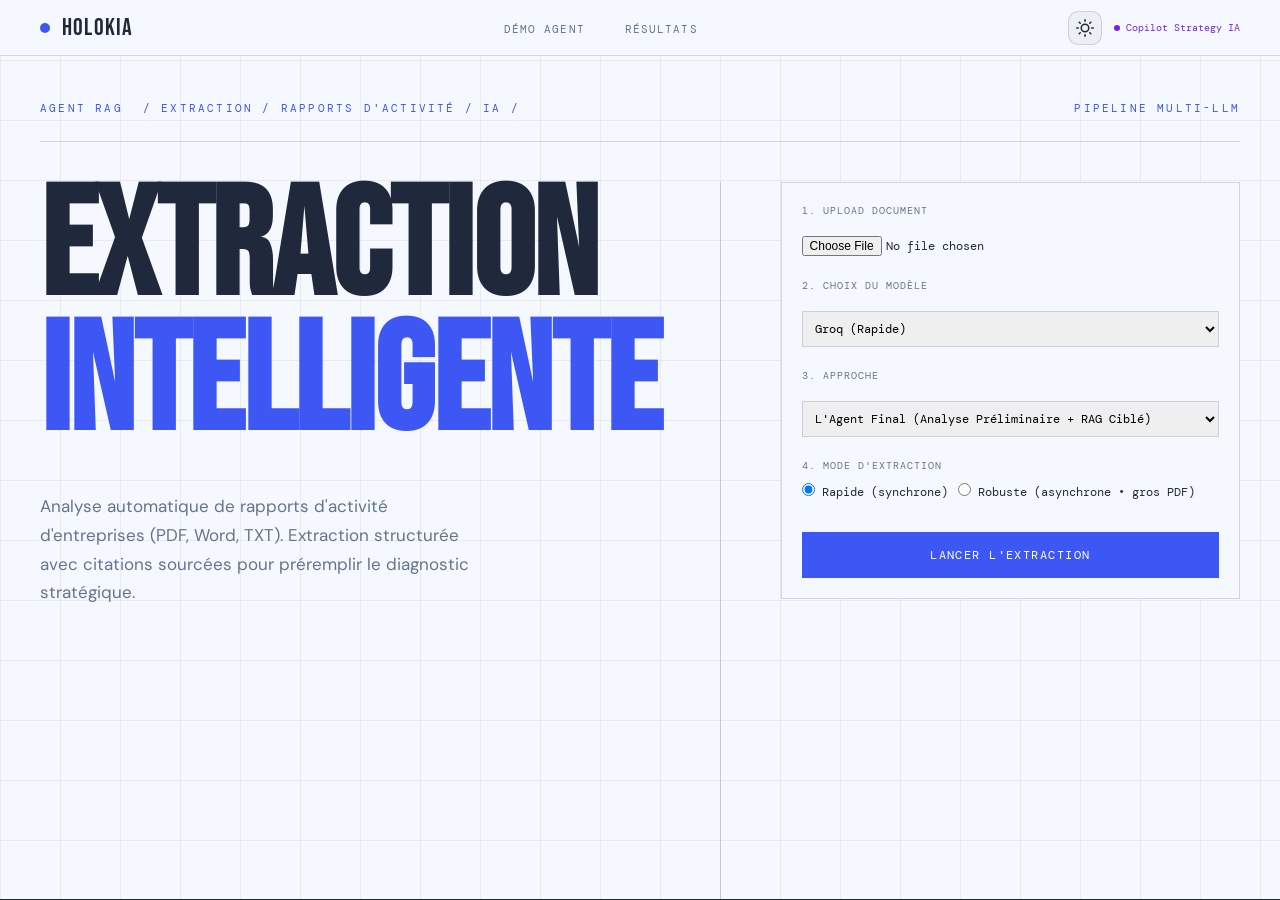
<file: demo.html>
<!DOCTYPE html>
<html lang="fr">
<head>
<meta charset="UTF-8">
<meta name="viewport" content="width=device-width, initial-scale=1.0">
<title>Holokia — Agent RAG</title>
<link rel="icon" href="logo/cropped-logo_holokia_noir.jpg" type="image/avif">
<link href="https://fonts.googleapis.com/css2?family=DM+Mono:wght@300;400;500&family=Bebas+Neue&family=DM+Sans:wght@300;400;500&display=swap" rel="stylesheet">
<script>
  (() => {
    try {
      const t = localStorage.getItem('holokia_theme');
      if (t) document.documentElement.setAttribute('data-theme', t);
    } catch (_) {}
  })();
</script>
<style>
*,*::before,*::after{box-sizing:border-box;margin:0;padding:0}

:root{
  --paper:#20293B;
  --paper-2:#292929;
  --paper-3:#151A2A;
  --ink:#F1F5FF;
  --ink-2:#A7B3C8;
  --muted:#8FA0B8;
  --line:rgba(241,245,255,0.14);
  --blue:#3C57F3;
  --blue-2:#2F45D6;
  --teal:#7525E0;
  --red:#FF3D8D;
  --green:#4CB77F;
  --amber:#EA9F0E;
  --on-accent:#fff;
  --watermark:rgba(241,245,255,0.10);
  --glass:rgba(241,245,255,0.06);
  --glass-2:rgba(241,245,255,0.10);
  --focus:rgba(60,87,243,0.35);
  --mono:'DM Mono',monospace;
  --display:'Bebas Neue',sans-serif;
  --body:'DM Sans',sans-serif;
}

:root[data-theme="light"]{
  --paper:#F6F8FF;
  --paper-2:#FFFFFF;
  --paper-3:#EEF2FF;
  --ink:#20293B;
  --ink-2:#334155;
  --muted:#64748B;
  --line:rgba(32,41,59,0.16);
  --blue:#3C57F3;
  --blue-2:#2F45D6;
  --teal:#7525E0;
  --red:#FF3D8D;
  --green:#4CB77F;
  --amber:#EA9F0E;
  --on-accent:#fff;
  --watermark:rgba(32,41,59,0.08);
  --glass:rgba(32,41,59,0.04);
  --glass-2:rgba(32,41,59,0.08);
  --focus:rgba(60,87,243,0.25);
}

html{scroll-behavior:smooth}
body{
  background:var(--paper);
  color:var(--ink);
  font-family:var(--body);
  font-size:16px;
  line-height:1.5;
  overflow-x:hidden;
}

/* GRID OVERLAY */
.grid-bg{
  position:fixed;
  inset:0;
  pointer-events:none;
  z-index:0;
  background-image:
    linear-gradient(var(--line) 1px,transparent 1px),
    linear-gradient(90deg,var(--line) 1px,transparent 1px);
  background-size:60px 60px;
  opacity:0.4;
}

/* ─── NAV ─── */
nav{
  position:fixed;
  top:0;left:0;right:0;
  z-index:100;
  display:flex;
  align-items:center;
  justify-content:space-between;
  padding:0 40px;
  height:56px;
  border-bottom:1px solid var(--line);
  background:var(--paper);
  mix-blend-mode:normal;
}
.nav-actions{
  display:flex;
  align-items:center;
  gap:12px;
}
.theme-toggle{
  width:34px;
  height:34px;
  display:inline-flex;
  align-items:center;
  justify-content:center;
  border-radius:10px;
  border:1px solid var(--line);
  background:var(--glass);
  color:var(--ink);
  cursor:pointer;
  transition:transform 0.12s, background 0.12s, border-color 0.12s;
}
.theme-toggle:hover{background:var(--glass-2)}
.theme-toggle:active{transform:translateY(1px)}
.theme-toggle:focus-visible{outline:none;box-shadow:0 0 0 4px var(--focus)}
.nav-logo{
  font-family:var(--display);
  font-size:24px;
  letter-spacing:0.05em;
  color:var(--ink);
  text-decoration:none;
  display:flex;
  align-items:center;
  gap:12px;
}
.nav-logo-dot{
  width:10px;height:10px;
  border-radius:50%;
  background:var(--blue);
  animation:blink 2s ease-in-out infinite;
}
@keyframes blink{0%,100%{opacity:1}50%{opacity:0.2}}
.nav-links{
  display:flex;
  gap:40px;
  list-style:none;
}
.nav-links a{
  font-family:var(--mono);
  font-size:11px;
  letter-spacing:0.1em;
  text-transform:uppercase;
  color:var(--muted);
  text-decoration:none;
  transition:color 0.2s;
}
.nav-links a:hover{color:var(--blue)}
.nav-status{
  font-family:var(--mono);
  font-size:10px;
  color:var(--teal);
  display:flex;
  align-items:center;
  gap:6px;
}
.nav-status::before{
  content:'';
  width:6px;height:6px;
  border-radius:50%;
  background:var(--teal);
  animation:blink 1.5s ease-in-out infinite;
}

/* ─── HERO ─── */
.hero{
  position:relative;
  z-index:1;
  min-height:100vh;
  padding:100px 40px 0;
  display:grid;
  grid-template-columns:1fr 1fr;
  grid-template-rows:auto 1fr;
  border-bottom:1px solid var(--ink);
}
.hero-tag{
  grid-column:1/-1;
  font-family:var(--mono);
  font-size:11px;
  letter-spacing:0.2em;
  text-transform:uppercase;
  color:var(--muted);
  padding-bottom:24px;
  border-bottom:1px solid var(--line);
  margin-bottom:40px;
  display:flex;
  align-items:center;
  gap:20px;
}
.hero-tag span{color:var(--blue)}
.hero-left{
  padding-right:60px;
  border-right:1px solid var(--line);
  padding-bottom:80px;
}
.hero-title{
  font-family:var(--display);
  font-size:clamp(80px,12vw,180px);
  line-height:0.88;
  letter-spacing:-0.01em;
  color:var(--ink);
  margin-bottom:40px;
}
.hero-title em{
  font-style:normal;
  color:var(--blue);
  display:block;
}
.hero-desc{
  font-size:17px;
  color:var(--muted);
  line-height:1.7;
  max-width:440px;
  margin-bottom:48px;
}
.hero-desc strong{color:var(--ink);font-weight:500}
.hero-ctas{
  display:flex;
  gap:16px;
  align-items:center;
}
.btn-primary{
  display:inline-flex;
  align-items:center;
  gap:10px;
  padding:14px 28px;
  background:var(--blue);
  color:var(--on-accent);
  font-family:var(--mono);
  font-size:12px;
  letter-spacing:0.12em;
  text-transform:uppercase;
  text-decoration:none;
  border:1px solid var(--blue);
  transition:all 0.2s;
}
.btn-primary:hover{background:var(--ink);border-color:var(--ink)}
.btn-outline{
  display:inline-flex;
  align-items:center;
  gap:10px;
  padding:14px 28px;
  background:transparent;
  color:var(--ink);
  font-family:var(--mono);
  font-size:12px;
  letter-spacing:0.12em;
  text-transform:uppercase;
  text-decoration:none;
  border:1px solid var(--ink);
  transition:all 0.2s;
}
.btn-outline:hover{background:var(--ink);color:var(--paper)}

.hero-right{
  padding-left:60px;
  display:flex;
  flex-direction:column;
  justify-content:space-between;
  padding-bottom:80px;
}
.hero-metrics{
  display:grid;
  grid-template-columns:1fr 1fr;
  gap:1px;
  background:var(--line);
  border:1px solid var(--line);
  margin-bottom:40px;
}
.metric{
  background:var(--paper);
  padding:28px 24px;
}
.metric-val{
  font-family:var(--display);
  font-size:56px;
  line-height:1;
  color:var(--ink);
}
.metric-val.blue{color:var(--blue)}
.metric-val.teal{color:var(--teal)}
.metric-label{
  font-family:var(--mono);
  font-size:10px;
  letter-spacing:0.15em;
  text-transform:uppercase;
  color:var(--muted);
  margin-top:8px;
}

/* EKG line */
.ekg-container{
  width:100%;
  overflow:hidden;
}
.ekg-label{
  font-family:var(--mono);
  font-size:10px;
  letter-spacing:0.1em;
  color:var(--muted);
  margin-bottom:8px;
}
.ekg-svg{width:100%;height:60px}
.ekg-path{
  fill:none;
  stroke:var(--blue);
  stroke-width:1.5;
  stroke-dasharray:800;
  stroke-dashoffset:800;
  animation:ekg 3s ease-in-out infinite;
}
.ekg-path2{
  fill:none;
  stroke:var(--teal);
  stroke-width:1;
  opacity:0.4;
  stroke-dasharray:800;
  stroke-dashoffset:800;
  animation:ekg 3s ease-in-out 0.5s infinite;
}
@keyframes ekg{
  0%{stroke-dashoffset:800}
  60%{stroke-dashoffset:0}
  100%{stroke-dashoffset:-800}
}

/* hero bottom annotation */
.hero-footnote{
  grid-column:1/-1;
  padding:20px 0;
  border-top:1px solid var(--line);
  display:flex;
  align-items:center;
  justify-content:space-between;
}
.hero-footnote-text{
  font-family:var(--mono);
  font-size:11px;
  color:var(--muted);
}
.hero-team-tags{
  display:flex;
  gap:8px;
}
.team-pill{
  font-family:var(--mono);
  font-size:10px;
  padding:4px 10px;
  border:1px solid var(--line);
  color:var(--muted);
}

/* ─── SECTION BASE ─── */
section{
  position:relative;
  z-index:1;
}
.section-header{
  display:grid;
  grid-template-columns:40px 1fr;
  align-items:start;
  gap:0;
  padding:60px 40px 48px;
  border-bottom:1px solid var(--line);
}
.section-num{
  font-family:var(--mono);
  font-size:11px;
  color:var(--muted);
  padding-top:4px;
}
.section-title{
  font-family:var(--display);
  font-size:clamp(40px,6vw,88px);
  line-height:0.9;
  letter-spacing:-0.01em;
}
.section-title em{font-style:normal;color:var(--blue)}

/* ─── FEATURES / SOLUTIONS ─── */
.features{border-bottom:1px solid var(--ink)}
.features-grid{
  display:grid;
  grid-template-columns:repeat(3,1fr);
}
.feature-card{
  padding:48px 40px;
  border-right:1px solid var(--line);
}
.feature-card:last-child{border-right:none}
.feature-num{
  font-family:var(--mono);
  font-size:11px;
  color:var(--blue);
  letter-spacing:0.1em;
  margin-bottom:32px;
  display:block;
}
.feature-icon{
  width:48px;height:48px;
  margin-bottom:24px;
}
.feature-icon path,.feature-icon circle,.feature-icon rect,.feature-icon line,.feature-icon polyline{
  stroke:var(--ink);
  fill:none;
  stroke-width:1.5;
  stroke-linecap:square;
}
.feature-title{
  font-family:var(--display);
  font-size:32px;
  letter-spacing:0.02em;
  margin-bottom:16px;
  line-height:1;
}
.feature-desc{
  font-size:14px;
  color:var(--muted);
  line-height:1.7;
}
.feature-tag{
  display:inline-block;
  margin-top:24px;
  font-family:var(--mono);
  font-size:10px;
  letter-spacing:0.1em;
  text-transform:uppercase;
  padding:4px 10px;
  border:1px solid var(--blue);
  color:var(--blue);
}

/* ─── INTERFACE SHOWCASE ─── */
.showcase{border-bottom:1px solid var(--ink)}
.showcase-item{
  display:grid;
  grid-template-columns:1fr 1fr;
  border-bottom:1px solid var(--line);
}
.showcase-item:last-child{border-bottom:none}
.showcase-item.reverse{direction:rtl}
.showcase-item.reverse>*{direction:ltr}
.showcase-info{
  padding:60px 60px 60px 40px;
  display:flex;
  flex-direction:column;
  justify-content:center;
  border-right:1px solid var(--line);
}
.showcase-item.reverse .showcase-info{
  border-right:none;
  border-left:1px solid var(--line);
  padding:60px 40px 60px 60px;
}
.showcase-label{
  font-family:var(--mono);
  font-size:10px;
  letter-spacing:0.15em;
  text-transform:uppercase;
  color:var(--teal);
  margin-bottom:20px;
  display:flex;
  align-items:center;
  gap:8px;
}
.showcase-label::before{content:'//'}
.showcase-heading{
  font-family:var(--display);
  font-size:clamp(36px,4vw,60px);
  letter-spacing:0.01em;
  line-height:0.95;
  margin-bottom:24px;
}
.showcase-text{
  font-size:14px;
  color:var(--muted);
  line-height:1.8;
  margin-bottom:32px;
}
.spec-list{list-style:none;display:flex;flex-direction:column;gap:12px}
.spec-list li{
  font-family:var(--mono);
  font-size:12px;
  color:var(--muted);
  display:flex;
  align-items:center;
  gap:12px;
}
.spec-list li::before{
  content:'→';
  color:var(--blue);
  font-size:14px;
}
.showcase-visual{
  overflow:hidden;
  background:#e8e4db;
  position:relative;
  padding:30px; /* Ajout de padding pour éviter que l'image touche les bords */
  display:flex;
  align-items:center;
  justify-content:center;
}
.showcase-visual img{
  width:100%;
  height:100%;
  object-fit:contain; /* Changé de cover à contain pour voir toute la photo */
  display:block;
  filter:grayscale(10%) contrast(1.02);
  transition:all 0.4s ease;
}
.showcase-visual:hover img{
    filter:grayscale(0%) contrast(1.1);
    transform:scale(1.01); /* Zoom très léger pour garder l'aspect naturel */
  }
  .showcase-item.triple {
    grid-template-columns: 1fr 1fr 1fr;
  }
  .showcase-visual-label{
  position:absolute;
  bottom:20px;right:20px;
  font-family:var(--mono);
  font-size:10px;
  letter-spacing:0.1em;
  text-transform:uppercase;
  color:rgba(10,10,10,0.5);
  background:rgba(245,242,235,0.85);
  padding:6px 12px;
  border:1px solid var(--line);
}

/* ─── BENCHMARK / TECH ─── */
.tech{border-bottom:1px solid var(--ink)}
.tech-grid{
  display:grid;
  grid-template-columns:1fr 1fr;
}
.tech-panel{
  padding:60px 40px;
  border-right:1px solid var(--line);
}
.tech-panel:last-child{border-right:none}
.tech-panel-title{
  font-family:var(--display);
  font-size:40px;
  margin-bottom:40px;
  line-height:1;
}
.bench-row{
  display:grid;
  grid-template-columns:120px 1fr 60px;
  align-items:center;
  gap:16px;
  padding:16px 0;
  border-bottom:1px solid var(--line);
}
.bench-row:last-child{border-bottom:none}
.bench-label{
  font-family:var(--mono);
  font-size:11px;
  color:var(--muted);
}
.bench-bar-wrap{height:4px;background:rgba(10,10,10,0.08);position:relative}
.bench-bar{
  position:absolute;
  top:0;left:0;
  height:100%;
  transition:width 1.5s cubic-bezier(0.16,1,0.3,1);
}
.bench-bar.blue{background:var(--blue)}
.bench-bar.teal{background:var(--teal)}
.bench-bar.red{background:var(--red)}
.bench-val{
  font-family:var(--mono);
  font-size:11px;
  text-align:right;
  color:var(--ink);
  font-weight:500;
}

/* comparison table */
.compare-table{width:100%;border-collapse:collapse}
.compare-table th{
  font-family:var(--mono);
  font-size:10px;
  letter-spacing:0.1em;
  text-transform:uppercase;
  color:var(--muted);
  text-align:left;
  padding:12px 0;
  border-bottom:1px solid var(--ink);
}
.compare-table td{
  font-family:var(--mono);
  font-size:12px;
  padding:14px 0;
  border-bottom:1px solid var(--line);
  vertical-align:middle;
}
.compare-table tr:last-child td{border-bottom:none}
.badge{
  display:inline-block;
  padding:3px 8px;
  font-size:10px;
  font-family:var(--mono);
}
.badge.good{background:#d4f4e8;color:#005c35}
.badge.bad{background:#fce8eb;color:#8a001a}
.badge.edge{background:#e0ecff;color:#0033b3;font-weight:500}

/* ─── TIMELINE / PLANNING ─── */
.timeline{border-bottom:1px solid var(--ink)}
.timeline-grid{
  display:grid;
  grid-template-columns:repeat(4,1fr);
}
.tl-phase{
  padding:48px 32px 48px 40px;
  border-right:1px solid var(--line);
  position:relative;
}
.tl-phase:last-child{border-right:none}
.tl-num{
  font-family:var(--mono);
  font-size:10px;
  letter-spacing:0.15em;
  color:var(--muted);
  margin-bottom:20px;
  display:block;
}
.tl-title{
  font-family:var(--display);
  font-size:28px;
  letter-spacing:0.02em;
  margin-bottom:16px;
  line-height:1;
}
.tl-items{list-style:none;display:flex;flex-direction:column;gap:8px}
.tl-items li{
  font-family:var(--mono);
  font-size:11px;
  color:var(--muted);
  line-height:1.5;
  padding-left:14px;
  position:relative;
}
.tl-items li::before{
  content:'—';
  position:absolute;
  left:0;
  color:var(--blue);
}
.tl-phase::after{
  content:attr(data-phase);
  position:absolute;
  bottom:20px;right:20px;
  font-family:var(--display);
  font-size:80px;
  color:rgba(10,10,10,0.04);
  line-height:1;
  pointer-events:none;
}

/* ─── DOCUMENTS ─── */
.docs{
  background:var(--paper-3);
  border-bottom:1px solid var(--line);
}
.docs .section-header{
  border-bottom:1px solid var(--line);
}
.docs .section-num{color:var(--muted)}
.docs .section-title{color:var(--ink)}
.docs .section-title em{color:var(--teal)}
.docs-grid{
  display:grid;
  grid-template-columns:1fr 1fr;
}
.doc-card{
  padding:60px 40px;
  border-right:1px solid var(--line);
  text-decoration:none;
  display:block;
  position:relative;
  overflow:hidden;
  transition:background 0.3s;
}
.doc-card:last-child{border-right:none}
.doc-card:hover{background:var(--glass)}
.doc-card-type{
  font-family:var(--mono);
  font-size:10px;
  letter-spacing:0.15em;
  text-transform:uppercase;
  color:var(--muted);
  margin-bottom:40px;
}
.doc-card-num{
  font-family:var(--display);
  font-size:120px;
  line-height:1;
  color:var(--watermark);
  position:absolute;
  top:20px;right:20px;
}
.doc-card-title{
  font-family:var(--display);
  font-size:44px;
  color:var(--ink);
  line-height:0.95;
  letter-spacing:0.01em;
  margin-bottom:16px;
}
.doc-card-desc{
  font-size:14px;
  color:var(--muted);
  line-height:1.6;
  margin-bottom:48px;
}
.doc-card-action{
  font-family:var(--mono);
  font-size:11px;
  letter-spacing:0.12em;
  text-transform:uppercase;
  display:inline-flex;
  align-items:center;
  gap:10px;
}
.doc-card:first-child .doc-card-action{color:var(--blue)}
.doc-card:last-child .doc-card-action{color:var(--teal)}
.doc-card-action svg{
  width:14px;height:14px;
  transition:transform 0.2s;
}
.doc-card:hover .doc-card-action svg{transform:translateX(4px)}

/* ─── TEAM ─── */
.team{border-bottom:1px solid var(--line)}
.team-inner{
  padding:60px 40px;
  display:grid;
  grid-template-columns:320px 1fr;
  gap:80px;
  align-items:start;
}
.team-copy{}
.team-copy p{
  font-size:14px;
  color:var(--muted);
  line-height:1.8;
  margin-top:16px;
}
.team-members{
  display:grid;
  grid-template-columns:repeat(3,1fr);
  gap:1px;
  background:var(--line);
  border:1px solid var(--line);
  align-self:start;
}
.team-member{
  background:var(--paper);
  padding:24px 20px;
}
.member-init{
  font-family:var(--display);
  font-size:32px;
  color:var(--blue);
  line-height:1;
  margin-bottom:10px;
}
.member-name{
  font-family:var(--mono);
  font-size:11px;
  color:var(--ink);
  font-weight:500;
}
.member-role{
  font-family:var(--mono);
  font-size:10px;
  color:var(--muted);
  margin-top:4px;
}

/* ─── FOOTER ─── */
footer{
  position:relative;
  z-index:1;
  background:var(--paper-3);
  padding:32px 40px;
  display:flex;
  align-items:center;
  justify-content:space-between;
}
.footer-logo{
  font-family:var(--display);
  font-size:20px;
  letter-spacing:0.05em;
  color:var(--ink);
}
.footer-copy{
  font-family:var(--mono);
  font-size:10px;
  letter-spacing:0.1em;
  color:var(--muted);
  text-transform:uppercase;
}
.footer-links{
  display:flex;
  gap:24px;
  list-style:none;
}
.footer-links a{
  font-family:var(--mono);
  font-size:10px;
  letter-spacing:0.1em;
  text-transform:uppercase;
  color:var(--muted);
  text-decoration:none;
}
.footer-links a:hover{color:var(--ink)}

/* reveal animation */
.reveal{
  opacity:0;
  transform:translateY(24px);
  transition:opacity 0.7s ease,transform 0.7s ease;
}
.reveal.visible{opacity:1;transform:none}

@media(max-width:900px){
  nav {
    padding: 0 15px;
    height: auto;
    min-height: 60px;
    flex-direction: column;
    justify-content: center;
    gap: 8px;
    padding: 10px 15px;
    position: relative; /* On change en relative pour éviter de chevaucher le hero */
  }
  .nav-logo { font-size: 20px; }
  .nav-links {
    gap: 15px;
    flex-wrap: wrap;
    justify-content: center;
  }
  .nav-status { display: none; }

  .hero{
    grid-template-columns:1fr;
    grid-template-rows: auto;
    padding: 40px 15px; /* Réduction du padding car le nav n'est plus fixe */
    min-height: auto;
    border-bottom: 1px solid var(--line);
  }
  .hero-tag {
    font-size: 10px;
    gap: 10px;
    flex-wrap: wrap;
    margin-bottom: 30px;
    border-bottom: 1px solid var(--line);
  }
  .hero-left{
    border-right:none;
    padding-right:0;
    padding-bottom: 30px;
    border-bottom: 1px solid var(--line);
  }
  .hero-title {
    font-size: clamp(40px, 12vw, 60px);
    margin-bottom: 20px;
  }
  .hero-desc {
    font-size: 14px;
    margin-bottom: 24px;
    max-width: 100%;
  }
  .hero-ctas {
    flex-direction: column;
    align-items: stretch;
    gap: 12px;
  }
  .btn-primary, .btn-outline {
    justify-content: center;
    width: 100%;
    padding: 12px 20px;
  }
  .hero-right{
    padding-left:0;
    padding-top: 30px;
  }
  .hero-metrics {
    grid-template-columns: 1fr 1fr;
    margin-bottom: 30px;
  }
  .metric {
    padding: 20px 15px;
  }
  .metric-val {
    font-size: 32px;
  }
  .hero-footnote {
    flex-direction: column;
    gap: 15px;
    text-align: center;
    padding: 20px 0;
  }
  .hero-team-tags {
    flex-wrap: wrap;
    justify-content: center;
    gap: 6px;
  }

  .section-header {
    padding: 40px 15px 24px;
    grid-template-columns: 1fr;
    gap: 8px;
  }
  .section-title {
    font-size: 36px;
  }

  .features-grid{grid-template-columns:1fr}
  .feature-card{
    padding: 30px 15px;
    border-right:none;
    border-bottom:1px solid var(--line);
  }
  .feature-card:last-child { border-bottom: none; }

  .showcase-item{
    grid-template-columns:1fr;
  }
  .showcase-item.triple {
    grid-template-columns: 1fr;
  }
  .showcase-info {
    padding: 30px 15px;
    border-right: none !important;
    border-left: none !important;
  }
  .showcase-heading {
    font-size: 28px;
  }
  .showcase-item.reverse {
    direction: ltr;
  }
  .showcase-visual {
      aspect-ratio: 16/9;
      border-left: none !important;
      border-right: none !important;
      padding: 15px; /* Padding réduit sur mobile */
    }

  .tech-grid{grid-template-columns:1fr}
  .tech-panel{
    padding: 30px 15px;
    border-right:none;
    border-bottom:1px solid var(--line);
  }
  .tech-panel-title { font-size: 32px; }
  .bench-row {
    grid-template-columns: 80px 1fr 45px;
    gap: 10px;
    font-size: 10px;
  }
  .compare-table {
    display: block;
    overflow-x: auto;
  }

  .timeline-grid{grid-template-columns:1fr}
  .tl-phase {
    padding: 30px 15px;
    border-right: none;
    border-bottom: 1px solid var(--line);
  }
  .tl-phase::after { font-size: 60px; }

  .docs-grid{grid-template-columns:1fr}
  .doc-card{
    padding: 40px 15px;
    border-right:none;
    border-bottom:1px solid rgba(255,255,255,0.08);
  }
  .doc-card-title { font-size: 28px; }

  .team-inner{
    grid-template-columns:1fr;
    padding: 40px 15px;
    gap: 30px;
  }
  .team-members{
    grid-template-columns: 1fr;
  }
  
  footer {
    flex-direction: column;
    gap: 20px;
    padding: 30px 15px;
    text-align: center;
  }
  .footer-links {
    flex-wrap: wrap;
    justify-content: center;
    gap: 15px;
  }
}
</style>
</head>
<body>

<div class="grid-bg"></div>

<!-- NAV -->
<nav>
  <a href="#" class="nav-logo">
    <span class="nav-logo-dot"></span>
    HOLOKIA
  </a>
  <ul class="nav-links">
    <li><a href="#demo">Démo Agent</a></li>
    <li><a href="#results">Résultats</a></li>
  </ul>
  <div class="nav-actions">
    <button type="button" class="theme-toggle" data-theme-toggle aria-label="Basculer le thème" title="Thème"></button>
    <div class="nav-status">Copilot Strategy IA</div>
  </div>
</nav>

<!-- HERO -->
<section class="hero">
  <div class="hero-tag">
    <span>AGENT RAG</span>
    <span>/ Extraction / Rapports d'Activité / IA /</span>
    <span style="margin-left:auto">Pipeline Multi-LLM</span>
  </div>

  <div class="hero-left reveal">
    <h1 class="hero-title">
      Extraction<br>
      <em>Intelligente</em>
    </h1>
    <p class="hero-desc">
      Analyse automatique de rapports d'activité d'entreprises (PDF, Word, TXT). Extraction structurée avec citations sourcées pour préremplir le diagnostic stratégique.
    </p>
    <!--
    <div class="hero-ctas">
      <a href="#demo" class="btn-primary">
        Tester l'Agent
        <svg width="14" height="14" viewBox="0 0 14 14" fill="none"><path d="M2 7h10M8 3l4 4-4 4" stroke="#fff" stroke-width="1.5" stroke-linecap="square"/></svg>
      </a>
    </div>
  -->
  </div>

  <div class="hero-right reveal" id="demo">
    <div class="hero-metrics" style="display:flex; flex-direction:column; padding:20px; background:var(--paper); border:1px solid var(--line);">
      <div style="margin-bottom:20px;">
        <div class="ekg-label">1. UPLOAD DOCUMENT</div>
        <input type="file" id="fileInput" accept=".pdf,.docx,.txt" style="margin-top:10px; font-family:var(--mono); font-size:12px;" />
      </div>
      
      <div style="margin-bottom:20px;">
        <div class="ekg-label">2. CHOIX DU MODÈLE</div>
        <select id="modelSelect" style="margin-top:10px; padding:8px; font-family:var(--mono); font-size:12px; width:100%; border:1px solid var(--line);">
          <option value="groq">Groq (Rapide)</option>
          <option value="mistral">Mistral (Local Ollama)</option>
          <option value="qwen2.5">Qwen2.5 (Local Ollama)</option>
          <option value="gpt-4o">GPT-4o (OpenAI)</option>
        </select>
      </div>

      <div style="margin-bottom:20px;">
        <div class="ekg-label">3. APPROCHE</div>
        <select id="approachSelect" style="margin-top:10px; padding:8px; font-family:var(--mono); font-size:12px; width:100%; border:1px solid var(--line);">
          <option value="agent" selected>L'Agent Final (Analyse Préliminaire + RAG Ciblé)</option>
          <option value="d">Approche D (RAG + Validation)</option>
          <option value="a">Approche A (Lecture directe complète)</option>
          <option value="b">Approche B (RAG classique)</option>
          <option value="c">Approche C (Agent multi-tours lent)</option>
        </select>
      </div>

      <div style="margin-bottom:20px;">
        <div class="ekg-label">4. MODE D'EXTRACTION</div>
        <div style="display:flex; gap:10px; margin-top:10px;">
          <label style="font-family:var(--mono); font-size:12px;"><input type="radio" name="asyncMode" value="false" checked> Rapide (synchrone)</label>
          <label style="font-family:var(--mono); font-size:12px;"><input type="radio" name="asyncMode" value="true"> Robuste (asynchrone • gros PDF)</label>
        </div>
      </div>

      <button id="btnExtract" class="btn-primary" style="width:100%; justify-content:center; margin-top:10px;">LANCER L'EXTRACTION</button>
      
      <div id="statusText" style="margin-top:15px; font-family:var(--mono); font-size:10px; color:var(--blue); display:none;">Statut: En cours...</div>
    </div>
  </div>
</section>

<!-- RESULTS -->
<section id="results" class="features" style="display:none; padding-bottom:0;">
  <div class="section-header reveal">
    <span class="section-num">01</span>
    <h2 class="section-title">Diagnostic<br><em>Stratégique</em></h2>
  </div>
  
  <!-- Conteneur pour les cartes visuelles -->
  <div style="padding: 40px; background:var(--paper);">
    <div id="cardsGrid" style="display:grid; grid-template-columns:repeat(auto-fit, minmax(300px, 1fr)); gap:20px;">
      <!-- Les cartes seront générées ici par JS -->
    </div>
  </div>

  <!-- Le JSON reste accessible mais dans une section séparée style "débug/technique" -->
  <div style="padding: 40px; background:var(--paper-3); color:var(--ink); overflow-x:auto; border-top:1px solid var(--line);">
    <div style="display:flex; justify-content:space-between; margin-bottom:20px; align-items:center;">
      <div>
        <span style="font-family:var(--mono); font-size:12px; color:var(--teal);">OUTPUT.JSON</span>
        <span style="font-family:var(--mono); font-size:10px; color:var(--muted); margin-left:15px;">(Vue développeur)</span>
      </div>
      <button id="btnCopy" class="btn-outline" style="padding:6px 12px;">COPIER</button>
    </div>
    <pre id="jsonOutput" style="font-family:var(--mono); font-size:12px; line-height:1.5; color:var(--ink-2); max-height:400px; overflow-y:auto;"></pre>
  </div>
</section>

<script src="html/js/theme.js"></script>
<script>
const fileInput = document.getElementById('fileInput');
const modelSelect = document.getElementById('modelSelect');
const approachSelect = document.getElementById('approachSelect');
const btnExtract = document.getElementById('btnExtract');
const statusText = document.getElementById('statusText');
const resultsSection = document.getElementById('results');
const cardsGrid = document.getElementById('cardsGrid');
const jsonOutput = document.getElementById('jsonOutput');
const btnCopy = document.getElementById('btnCopy');

function buildCards(data) {
  cardsGrid.innerHTML = '';
  
  const sections = [
    { key: 'diagnostic_strategique', title: 'Stratégique', fields: ['taille_marche', 'taux_croissance', 'intensite_concurrentielle', 'concurrents', 'tendances_marche'] },
    { key: 'diagnostic_financier', title: 'Financier', fields: ['chiffre_affaires', 'resultat_net', 'ebitda'] },
    { key: 'diagnostic_rh', title: 'RH', fields: ['effectif_total', 'masse_salariale'] },
    { key: 'diagnostic_data', title: 'Maturité Data', fields: ['existence_donnees', 'qualite', 'accessibilite', 'volumetrie', 'historisation', 'conformite', 'documentation'] },
    { key: 'diagnostic_cyber_gouvernance', title: 'Cyber & Gouvernance', fields: ['risques_identifies', 'conformite_nist', 'gouvernance_data'] }
  ];

  sections.forEach((sec) => {
    const sectionData = data[sec.key] || {};
    
    // Check if at least one field has a value
    const hasData = sec.fields.some(f => {
      const fieldData = sectionData[f];
      if(!fieldData) return false;
      if(Array.isArray(fieldData.valeur)) return fieldData.valeur.length > 0;
      return fieldData.valeur !== null && fieldData.valeur !== undefined && String(fieldData.valeur).trim() !== '';
    });

    let html = `
      <div style="background:var(--paper-2); border:1px solid var(--line); padding:24px;">
        <h3 style="font-family:var(--display); font-size:24px; margin-bottom:16px; display:flex; justify-content:space-between;">
          ${sec.title}
          <span style="font-family:var(--mono); font-size:12px; color:${hasData ? 'var(--teal)' : 'var(--red)'};">
            ${hasData ? 'DONNÉES TROUVÉES' : 'NON TROUVÉ'}
          </span>
        </h3>
        <div style="display:flex; flex-direction:column; gap:12px;">
    `;

    sec.fields.forEach(f => {
      const fieldData = sectionData[f];
      const label = f.replace(/_/g, ' ').toUpperCase();
      let value = '<span style="color:var(--muted); font-style:italic;">Non spécifié</span>';
      let sourceHtml = '';

      if (fieldData) {
        const isFound = Array.isArray(fieldData.valeur) 
          ? fieldData.valeur.length > 0 
          : (fieldData.valeur !== null && fieldData.valeur !== undefined && String(fieldData.valeur).trim() !== '');

        if (isFound) {
          value = Array.isArray(fieldData.valeur) ? fieldData.valeur.join(', ') : fieldData.valeur;
          value = `<strong style="color:var(--ink);">${value}</strong>`;
        }

        if (fieldData.source && fieldData.source.extrait) {
          sourceHtml = `
            <div style="margin-top:4px; padding:8px 12px; background:rgba(60,87,243,0.12); border-left:2px solid var(--blue); font-size:11px; color:var(--muted);">
              <span style="font-family:var(--mono); color:var(--blue);">PAGE ${fieldData.source.page} :</span> "${fieldData.source.extrait}"
            </div>
          `;
        }
      }

      html += `
        <div style="border-bottom:1px solid var(--line); padding-bottom:8px;">
          <div style="font-family:var(--mono); font-size:10px; color:var(--muted); margin-bottom:4px;">${label}</div>
          <div style="font-size:14px; line-height:1.4;">${value}</div>
          ${sourceHtml}
        </div>
      `;
    });

    html += `</div></div>`;
    cardsGrid.innerHTML += html;
  });
}

let pollInterval;

function setFormLocked(isLocked) {
  if (modelSelect) modelSelect.disabled = isLocked;
  if (approachSelect) approachSelect.disabled = isLocked;
}

function setStored(key, value) {
  try {
    if (value === undefined || value === null) {
      localStorage.removeItem(key);
    } else {
      localStorage.setItem(key, String(value));
    }
  } catch (_) {}
}

function getStored(key) {
  try {
    return localStorage.getItem(key);
  } catch (_) {
    return null;
  }
}

function setStoredJson(key, obj) {
  try {
    if (obj === undefined || obj === null) {
      localStorage.removeItem(key);
    } else {
      localStorage.setItem(key, JSON.stringify(obj));
    }
  } catch (_) {}
}

function getStoredJson(key) {
  try {
    const raw = localStorage.getItem(key);
    if (!raw) return null;
    return JSON.parse(raw);
  } catch (_) {
    return null;
  }
}

btnExtract.addEventListener('click', async () => {
  if(!fileInput.files[0]) {
    alert("Veuillez sélectionner un fichier.");
    return;
  }

  if (pollInterval) {
    clearInterval(pollInterval);
    pollInterval = undefined;
  }

  btnExtract.disabled = true;
  setFormLocked(true);
  btnExtract.textContent = "TRAITEMENT...";
  statusText.style.display = "block";
  statusText.textContent = "Statut: Envoi au serveur (FastAPI)...";
  setStored("holokia_processing", "1");
  setStored("holokia_status", statusText.textContent);
  setStored("holokia_hash", "#demo");
  resultsSection.style.display = "none";

  const fd = new FormData();
  fd.append('file', fileInput.files[0]);
  
  const selectedModel = modelSelect.value;
  let provider = 'ollama';
  let model = selectedModel;
  
  if(['groq','gpt-4o'].includes(selectedModel)){
    provider = selectedModel === 'gpt-4o' ? 'openai' : selectedModel;
    model = ''; // Le serveur utilise le modèle par défaut du provider
  }
  
  fd.append('provider', provider);
  if(model) fd.append('model', model);
  fd.append('approach', approachSelect ? approachSelect.value : 'agent');
  
  const isAsync = document.querySelector('input[name="asyncMode"]:checked').value === "true";
  fd.append('async_mode', isAsync);
  setStored("holokia_async", isAsync ? "1" : "0");

  try {
    const response = await fetch('http://localhost:8000/extract', {
      method: 'POST',
      body: fd
    });
    
    const data = await response.json();
    
    if (isAsync && data.job_id) {
      statusText.textContent = `Statut: Job créé (ID: ${data.job_id}). Traitement en arrière-plan...`;
      setStored("holokia_job_id", data.job_id);
      setStored("holokia_status", statusText.textContent);
      pollJobStatus(data.job_id);
    } else {
      showResults(data);
    }
  } catch(e) {
    statusText.textContent = "Erreur: Serveur FastAPI injoignable (port 8000).";
    btnExtract.disabled = false;
    setFormLocked(false);
    btnExtract.textContent = "LANCER L'EXTRACTION";
    setStored("holokia_processing", "0");
    setStored("holokia_job_id", null);
    setStored("holokia_status", statusText.textContent);
  }
});

async function pollJobStatus(jobId) {
  pollInterval = setInterval(async () => {
    try {
      const res = await fetch(`http://localhost:8000/status/${jobId}`);
      const data = await res.json();
      
      if (data.status === "completed") {
        clearInterval(pollInterval);
        pollInterval = undefined;
        showResults(data.result);
      } else if (data.status === "failed") {
        clearInterval(pollInterval);
        pollInterval = undefined;
        statusText.textContent = `Erreur: ${data.error}`;
        btnExtract.disabled = false;
        setFormLocked(false);
        btnExtract.textContent = "LANCER L'EXTRACTION";
        setStored("holokia_processing", "0");
        setStored("holokia_job_id", null);
        setStored("holokia_status", statusText.textContent);
      } else {
        statusText.textContent = `Statut: ${data.status.toUpperCase()}...`;
        setStored("holokia_status", statusText.textContent);
      }
    } catch(e) {
      if (pollInterval) {
        clearInterval(pollInterval);
        pollInterval = undefined;
      }
      statusText.textContent = "Erreur: Impossible de récupérer le statut du job.";
      btnExtract.disabled = false;
      setFormLocked(false);
      btnExtract.textContent = "LANCER L'EXTRACTION";
      setStored("holokia_processing", "0");
      setStored("holokia_job_id", null);
      setStored("holokia_status", statusText.textContent);
    }
  }, 2000);
}

function showResults(data, options) {
  const scroll = !(options && options.scroll === false);
  statusText.textContent = "Statut: Terminé !";
  setStored("holokia_status", statusText.textContent);
  setStored("holokia_processing", "0");
  setStored("holokia_job_id", null);
  setStored("holokia_hash", "#results");
  if (location.hash !== "#results") {
    location.hash = "#results";
  }
  
  // Appel de la nouvelle fonction pour générer les cartes visuelles
  buildCards(data);

  // Garder le JSON brut mais formatté pour la section développeur
  jsonOutput.textContent = JSON.stringify(data, null, 2);
  setStoredJson("holokia_last_result", data);
  
  resultsSection.style.display = "block";
  if (scroll) {
    resultsSection.scrollIntoView({behavior: 'smooth'});
  }
  btnExtract.disabled = false;
  setFormLocked(false);
  btnExtract.textContent = "LANCER L'EXTRACTION";
}

btnCopy.addEventListener('click', () => {
  navigator.clipboard.writeText(jsonOutput.textContent).then(() => {
    const oldText = btnCopy.textContent;
    btnCopy.textContent = "COPIÉ !";
    setTimeout(() => btnCopy.textContent = oldText, 2000);
  });
});

const observer = new IntersectionObserver(entries => {
  entries.forEach((e,i) => {
    if(e.isIntersecting){
      e.target.style.transitionDelay = (i * 0.08) + 's';
      e.target.classList.add('visible');
    }
  });
},{threshold:0.1});
document.querySelectorAll('.reveal').forEach(el => observer.observe(el));

// animate bench bars on scroll
const benchObs = new IntersectionObserver(entries => {
  entries.forEach(e => {
    if(e.isIntersecting){
      e.target.querySelectorAll('.bench-bar').forEach(bar => {
        const w = bar.style.width;
        bar.style.width = '0';
        requestAnimationFrame(() => {
          requestAnimationFrame(() => { bar.style.width = w; });
        });
      });
      benchObs.unobserve(e.target);
    }
  });
},{threshold:0.3});
document.querySelectorAll('.tech-panel').forEach(p => benchObs.observe(p));

window.addEventListener('hashchange', () => {
  setStored("holokia_hash", location.hash || "#demo");
});

(() => {
  const storedHash = getStored("holokia_hash");
  if (storedHash && storedHash !== location.hash) {
    location.hash = storedHash;
  }

  const storedStatus = getStored("holokia_status");
  if (storedStatus) {
    statusText.style.display = "block";
    statusText.textContent = storedStatus;
  }

  const isProcessing = getStored("holokia_processing") === "1";
  const jobId = getStored("holokia_job_id");
  const lastResult = getStoredJson("holokia_last_result");

  if (isProcessing && jobId) {
    btnExtract.disabled = true;
    setFormLocked(true);
    btnExtract.textContent = "TRAITEMENT...";
    resultsSection.style.display = "none";
    pollJobStatus(jobId);
    return;
  }

  if (lastResult && (storedHash === "#results" || location.hash === "#results")) {
    showResults(lastResult, { scroll: false });
  }
})();
</script>
</body>
</html>
</file>
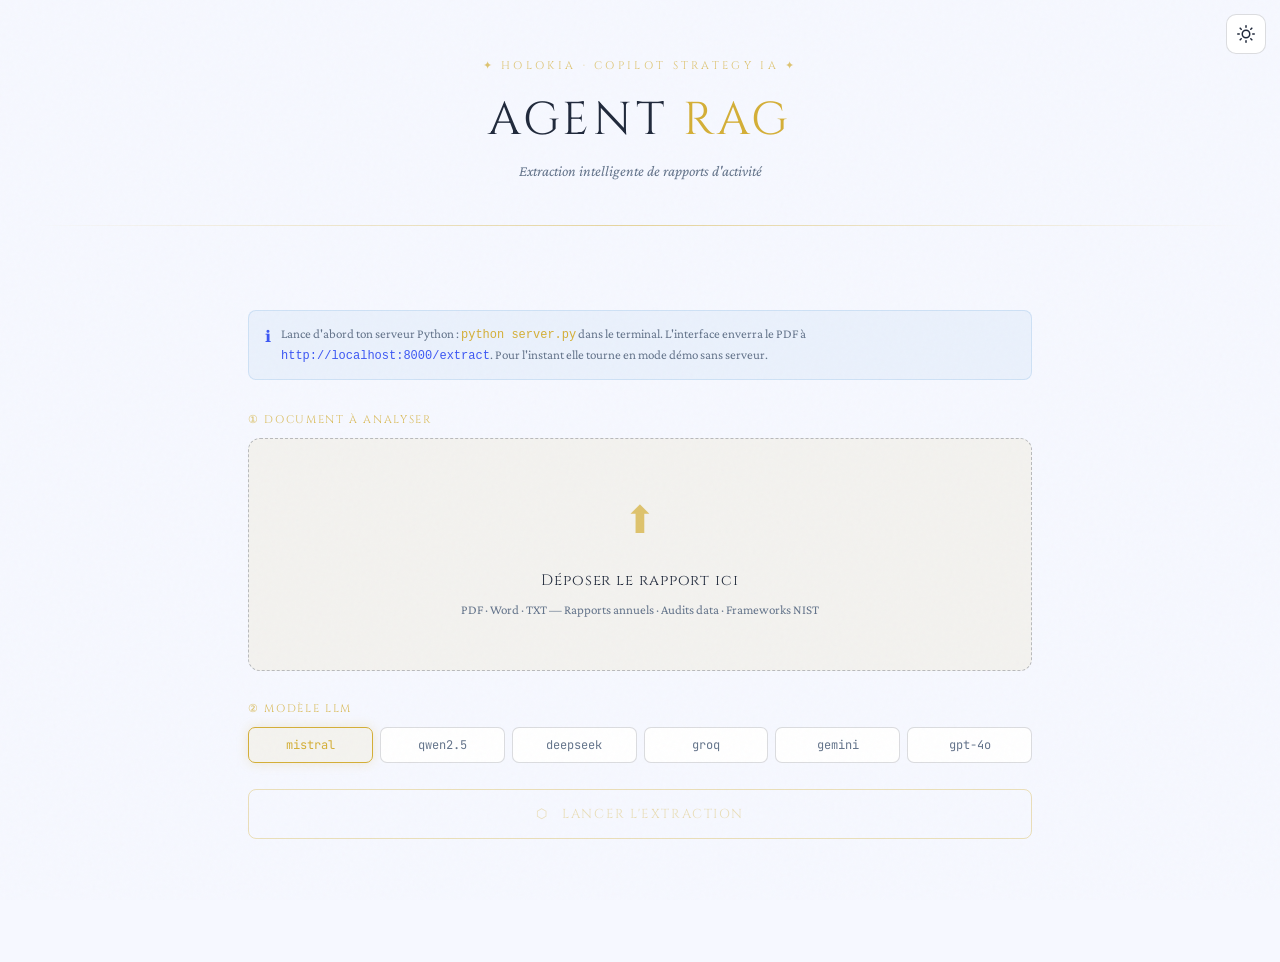
<file: test.html>
<!DOCTYPE html>
<html lang="fr">
<head>
<meta charset="UTF-8">
<meta name="viewport" content="width=device-width, initial-scale=1.0">
<title>Agent RAG — Holokia</title>
<script>
  (() => {
    try {
      const t = localStorage.getItem('holokia_theme');
      if (t) document.documentElement.setAttribute('data-theme', t);
    } catch (_) {}
  })();
</script>
<style>
  @import url('https://fonts.googleapis.com/css2?family=Cinzel:wght@400;500&family=Crimson+Pro:ital,wght@0,300;0,400;0,500;1,400&family=JetBrains+Mono:wght@400;500&display=swap');
  *,*::before,*::after{box-sizing:border-box;margin:0;padding:0}
  :root{
    --void:#0A0A0F;--deep:#111118;--surface:#1A1A24;--border:#252535;--border-h:#3A3A55;
    --gold:#D4AF37;--gold-bright:#F5CC50;--gold-pale:#E8D5A0;
    --gold-ghost:rgba(212,175,55,0.07);--gold-glow:rgba(212,175,55,0.22);
    --text:#F8F6F0;--text-body:#E8D5A0;--text-muted:#888899;
    --success:#2ECC71;--warning:#E67E22;--danger:#E74C3C;--info:#5B9BD5;
  }
  :root[data-theme="light"]{
    --void:#F6F8FF;--deep:#EEF2FF;--surface:#FFFFFF;--border:rgba(32,41,59,0.16);--border-h:rgba(32,41,59,0.28);
    --gold:#D4AF37;--gold-bright:#F5CC50;--gold-pale:#C59B2E;
    --gold-ghost:rgba(212,175,55,0.08);--gold-glow:rgba(212,175,55,0.22);
    --text:#20293B;--text-body:#334155;--text-muted:#64748B;
    --success:#2ECC71;--warning:#E67E22;--danger:#E74C3C;--info:#3C57F3;
  }
  .theme-toggle{
    position: fixed;
    top: 14px;
    right: 14px;
    width: 40px;
    height: 40px;
    display: inline-flex;
    align-items: center;
    justify-content: center;
    border-radius: 10px;
    border: 1px solid var(--border);
    background: var(--surface);
    color: var(--text);
    cursor: pointer;
    z-index: 10000;
    transition: transform .12s, background .12s, border-color .12s;
  }
  .theme-toggle:hover{ border-color: var(--border-h); background: var(--deep); }
  .theme-toggle:active{ transform: translateY(1px); }
  .theme-toggle:focus-visible{ outline: none; box-shadow: 0 0 0 4px rgba(60,87,243,0.25); }
  body{background:var(--void);color:var(--text-body);font-family:'Crimson Pro',Georgia,serif;font-size:17px;line-height:1.75;min-height:100vh}
  body::before{content:'';position:fixed;inset:0;background-image:url("data:image/svg+xml,%3Csvg viewBox='0 0 256 256' xmlns='http://www.w3.org/2000/svg'%3E%3Cfilter id='n'%3E%3CfeTurbulence type='fractalNoise' baseFrequency='0.9' numOctaves='4'/%3E%3C/filter%3E%3Crect width='100%25' height='100%25' filter='url(%23n)'/%3E%3C/svg%3E");opacity:.025;pointer-events:none;z-index:9999}
  header{text-align:center;padding:56px 32px 40px;position:relative}
  header::after{content:'';display:block;height:1px;background:linear-gradient(90deg,transparent,var(--gold),transparent);margin-top:40px;opacity:.5}
  .logo-symbol{font-family:'Cinzel',serif;font-size:11px;letter-spacing:.3em;color:var(--gold);opacity:.7;margin-bottom:18px}
  h1{font-family:'Cinzel',serif;font-size:clamp(26px,4vw,46px);font-weight:400;letter-spacing:.08em;color:var(--text);line-height:1.2;margin-bottom:10px}
  h1 span{color:var(--gold)}
  .subtitle{font-size:15px;color:var(--text-muted);font-style:italic}
  main{max-width:840px;margin:0 auto;padding:44px 28px 88px}
  .server-note{background:rgba(91,155,213,.07);border:1px solid rgba(91,155,213,.2);border-radius:8px;padding:13px 16px;font-size:13px;color:var(--text-muted);margin-bottom:30px;display:flex;gap:10px;align-items:flex-start;line-height:1.6}
  .section-label{font-family:'Cinzel',serif;font-size:11px;letter-spacing:.15em;color:var(--gold);opacity:.8;margin-bottom:9px;text-transform:uppercase}
  .upload-zone{border:1.5px dashed var(--border-h);border-radius:12px;padding:48px 28px;text-align:center;cursor:pointer;transition:all .35s cubic-bezier(.16,1,.3,1);position:relative;background:var(--gold-ghost);margin-bottom:28px}
  .upload-zone:hover,.upload-zone.drag-over{border-color:var(--gold);background:rgba(212,175,55,.1);transform:translateY(-2px);box-shadow:0 12px 40px rgba(0,0,0,.3),0 0 30px var(--gold-glow)}
  .upload-zone input[type="file"]{position:absolute;inset:0;opacity:0;cursor:pointer;width:100%;height:100%}
  .upload-icon{font-size:38px;color:var(--gold);opacity:.7;margin-bottom:14px;display:block;transition:transform .3s ease}
  .upload-zone:hover .upload-icon{transform:translateY(-4px)}
  .upload-title{font-family:'Cinzel',serif;font-size:15px;letter-spacing:.06em;color:var(--text);margin-bottom:5px}
  .upload-hint{font-size:13px;color:var(--text-muted)}
  .file-info{display:none;align-items:center;gap:12px;background:var(--surface);border:1px solid var(--border);border-left:3px solid var(--gold);border-radius:8px;padding:12px 16px;margin-bottom:22px;animation:slideIn .4s cubic-bezier(.16,1,.3,1)}
  .file-info.visible{display:flex}
  .file-icon{font-size:24px;color:var(--gold);flex-shrink:0}
  .file-name{font-family:'JetBrains Mono',monospace;font-size:12px;color:var(--text);flex:1;overflow:hidden;text-overflow:ellipsis;white-space:nowrap}
  .file-size{font-size:11px;color:var(--text-muted);flex-shrink:0}
  .model-grid{display:grid;grid-template-columns:repeat(auto-fit,minmax(120px,1fr));gap:7px;margin-bottom:26px}
  .model-btn{background:var(--surface);border:1px solid var(--border);border-radius:7px;padding:9px 12px;color:var(--text-muted);font-family:'JetBrains Mono',monospace;font-size:12px;cursor:pointer;transition:all .2s ease;text-align:center}
  .model-btn:hover{border-color:var(--border-h);color:var(--text-body)}
  .model-btn.active{border-color:var(--gold);color:var(--gold);background:var(--gold-ghost);box-shadow:0 0 12px var(--gold-glow)}
  .btn-extract{width:100%;padding:15px 28px;background:transparent;border:1.5px solid var(--gold);border-radius:8px;color:var(--gold);font-family:'Cinzel',serif;font-size:13px;letter-spacing:.12em;cursor:pointer;transition:all .3s cubic-bezier(.16,1,.3,1);position:relative;overflow:hidden;margin-bottom:36px;text-transform:uppercase}
  .btn-extract::before{content:'';position:absolute;inset:0;background:var(--gold);transform:scaleX(0);transform-origin:left;transition:transform .3s cubic-bezier(.16,1,.3,1);z-index:0}
  .btn-extract:hover::before{transform:scaleX(1)}
  .btn-extract:hover{color:var(--void)}
  .btn-extract span{position:relative;z-index:1}
  .btn-extract:disabled{opacity:.35;cursor:not-allowed}
  .btn-extract:disabled::before{display:none}
  .progress-wrap{display:none;margin-bottom:30px;animation:slideIn .4s ease}
  .progress-wrap.visible{display:block}
  .progress-steps{display:flex;align-items:center;margin-bottom:16px}
  .step{display:flex;align-items:center;gap:7px;font-size:11px;font-family:'JetBrains Mono',monospace;color:var(--text-muted);flex:1}
  .step-dot{width:8px;height:8px;border-radius:50%;background:var(--border);border:1.5px solid var(--border-h);flex-shrink:0;transition:all .4s ease}
  .step.done .step-dot{background:var(--gold);border-color:var(--gold);box-shadow:0 0 8px var(--gold-glow)}
  .step.active .step-dot{background:transparent;border-color:var(--gold);animation:pulseDot 1.5s ease infinite}
  .step.done,.step.active{color:var(--gold-pale)}
  .step-line{flex:1;height:1px;background:var(--border);margin:0 3px}
  .step-line.done{background:var(--gold);opacity:.5}
  .progress-bar-wrap{height:2px;background:var(--border);border-radius:2px;overflow:hidden}
  .progress-bar{height:100%;background:linear-gradient(90deg,var(--gold),var(--gold-bright));border-radius:2px;width:0%;transition:width .6s cubic-bezier(.16,1,.3,1)}
  .results-wrap{display:none;animation:revealUp .6s cubic-bezier(.16,1,.3,1)}
  .results-wrap.visible{display:block}
  .results-header{display:flex;align-items:center;justify-content:space-between;margin-bottom:22px}
  .results-title{font-family:'Cinzel',serif;font-size:14px;letter-spacing:.08em;color:var(--text)}
  .btn-copy{background:var(--surface);border:1px solid var(--border);border-radius:6px;padding:5px 13px;color:var(--text-muted);font-size:13px;cursor:pointer;transition:all .2s ease;font-family:'Crimson Pro',serif}
  .btn-copy:hover{border-color:var(--gold);color:var(--gold)}
  .cards-grid{display:grid;grid-template-columns:repeat(auto-fit,minmax(230px,1fr));gap:10px;margin-bottom:26px}
  .card{background:var(--surface);border:1px solid var(--border);border-top:2px solid var(--gold);border-radius:8px;padding:14px 16px;animation:revealUp .5s cubic-bezier(.16,1,.3,1) both}
  .card:nth-child(2){animation-delay:.08s}
  .card:nth-child(3){animation-delay:.16s}
  .card:nth-child(4){animation-delay:.24s}
  .card-header{display:flex;align-items:center;justify-content:space-between;margin-bottom:10px}
  .card-title{font-family:'Cinzel',serif;font-size:10px;letter-spacing:.12em;color:var(--gold);text-transform:uppercase}
  .card-badge{font-size:10px;padding:2px 7px;border-radius:99px;font-family:'JetBrains Mono',monospace}
  .badge-ok{background:rgba(46,204,113,.1);color:var(--success);border:1px solid rgba(46,204,113,.2)}
  .badge-mid{background:rgba(230,126,34,.1);color:var(--warning);border:1px solid rgba(230,126,34,.2)}
  .badge-low{background:rgba(231,76,60,.1);color:var(--danger);border:1px solid rgba(231,76,60,.2)}
  .field-row{display:flex;justify-content:space-between;align-items:flex-start;padding:5px 0;border-top:1px solid rgba(37,37,53,.8);gap:8px}
  .field-label{font-size:12px;color:var(--text-muted);flex-shrink:0}
  .field-value{font-size:12px;color:var(--text);text-align:right;font-family:'JetBrains Mono',monospace}
  .field-null{font-size:12px;color:#444455;font-style:italic}
  .source-box{background:rgba(212,175,55,.04);border-left:2px solid var(--gold);padding:8px 12px;margin-top:7px;font-size:11px;color:var(--text-muted);font-style:italic;border-radius:0 5px 5px 0}
  .source-ref{color:var(--gold);font-style:normal;font-family:'JetBrains Mono',monospace;font-size:10px}
  .json-block{background:var(--deep);border:1px solid var(--border);border-radius:8px;overflow:hidden}
  .json-toolbar{display:flex;align-items:center;justify-content:space-between;padding:9px 14px;background:var(--surface);border-bottom:1px solid var(--border)}
  .json-label{font-family:'JetBrains Mono',monospace;font-size:11px;color:var(--text-muted);letter-spacing:.06em}
  .json-content{padding:18px;font-family:'JetBrains Mono',monospace;font-size:12px;line-height:1.7;color:var(--gold-pale);overflow-x:auto;white-space:pre;max-height:380px;overflow-y:auto}
  .json-content::-webkit-scrollbar{width:3px}
  .json-content::-webkit-scrollbar-thumb{background:var(--border-h);border-radius:2px}
  .json-key{color:var(--gold)}
  .json-str{color:#9ECF8A}
  .json-num{color:var(--info)}
  .json-null{color:#444455}
  .json-bool{color:var(--warning)}
  .divider{height:1px;background:linear-gradient(90deg,transparent,var(--border),transparent);margin:28px 0}
  @keyframes pulseDot{0%,100%{box-shadow:0 0 0 0 var(--gold-glow)}50%{box-shadow:0 0 0 5px transparent}}
  @keyframes slideIn{from{opacity:0;transform:translateY(-8px)}to{opacity:1;transform:translateY(0)}}
  @keyframes revealUp{from{opacity:0;transform:translateY(16px);filter:blur(2px)}to{opacity:1;transform:translateY(0);filter:blur(0)}}
</style>
</head>
<body>

<button type="button" class="theme-toggle" data-theme-toggle aria-label="Basculer le thème" title="Thème"></button>

<header>
  <div class="logo-symbol">✦ HOLOKIA · COPILOT STRATEGY IA ✦</div>
  <h1>AGENT <span>RAG</span></h1>
  <p class="subtitle">Extraction intelligente de rapports d'activité</p>
</header>

<main>

  <div class="server-note">
    <span style="color:var(--info);font-size:16px;flex-shrink:0">ℹ</span>
    <span>
      Lance d'abord ton serveur Python : <code style="font-family:monospace;color:var(--gold);font-size:12px">python server.py</code> dans le terminal.
      L'interface enverra le PDF à <code style="font-family:monospace;color:var(--info);font-size:12px">http://localhost:8000/extract</code>.
      Pour l'instant elle tourne en mode démo sans serveur.
    </span>
  </div>

  <p class="section-label">① Document à analyser</p>
  <div class="upload-zone" id="uploadZone">
    <input type="file" id="fileInput" accept=".pdf,.docx,.txt" />
    <span class="upload-icon">⬆</span>
    <p class="upload-title">Déposer le rapport ici</p>
    <p class="upload-hint">PDF · Word · TXT — Rapports annuels · Audits data · Frameworks NIST</p>
  </div>

  <div class="file-info" id="fileInfo">
    <span class="file-icon">📄</span>
    <span class="file-name" id="fileName">—</span>
    <span class="file-size" id="fileSize">—</span>
  </div>

  <p class="section-label">② Modèle LLM</p>
  <div class="model-grid" id="modelGrid">
    <button class="model-btn active" data-model="mistral">mistral</button>
    <button class="model-btn" data-model="qwen2.5">qwen2.5</button>
    <button class="model-btn" data-model="deepseek">deepseek</button>
    <button class="model-btn" data-model="groq">groq</button>
    <button class="model-btn" data-model="gemini">gemini</button>
    <button class="model-btn" data-model="gpt-4o">gpt-4o</button>
  </div>

  <button class="btn-extract" id="btnExtract" disabled>
    <span id="btnText">⬡ &nbsp; LANCER L'EXTRACTION</span>
  </button>

  <div class="progress-wrap" id="progressWrap">
    <div class="progress-steps">
      <div class="step" id="s1"><div class="step-dot"></div>Parsing</div>
      <div class="step-line" id="l1"></div>
      <div class="step" id="s2"><div class="step-dot"></div>Chunking</div>
      <div class="step-line" id="l2"></div>
      <div class="step" id="s3"><div class="step-dot"></div>Vecto.</div>
      <div class="step-line" id="l3"></div>
      <div class="step" id="s4"><div class="step-dot"></div>Extraction</div>
      <div class="step-line" id="l4"></div>
      <div class="step" id="s5"><div class="step-dot"></div>JSON</div>
    </div>
    <div class="progress-bar-wrap">
      <div class="progress-bar" id="progressBar"></div>
    </div>
  </div>

  <div class="results-wrap" id="resultsWrap">
    <div class="results-header">
      <span class="results-title">RÉSULTATS D'EXTRACTION</span>
      <button class="btn-copy" id="btnCopy">Copier JSON</button>
    </div>
    <div class="cards-grid" id="cardsGrid"></div>
    <div class="divider"></div>
    <p class="section-label">JSON complet</p>
    <div class="json-block">
      <div class="json-toolbar">
        <span class="json-label">OUTPUT · JSON · v1</span>
        <span class="json-label" id="jsonMeta">—</span>
      </div>
      <div class="json-content" id="jsonOutput"></div>
    </div>
  </div>

</main>

<script src="html/js/theme.js"></script>
<script>
const fileInput=document.getElementById('fileInput'),uploadZone=document.getElementById('uploadZone'),fileInfo=document.getElementById('fileInfo'),fileName=document.getElementById('fileName'),fileSize=document.getElementById('fileSize'),btnExtract=document.getElementById('btnExtract'),btnText=document.getElementById('btnText'),progressWrap=document.getElementById('progressWrap'),progressBar=document.getElementById('progressBar'),resultsWrap=document.getElementById('resultsWrap'),cardsGrid=document.getElementById('cardsGrid'),jsonOutput=document.getElementById('jsonOutput'),jsonMeta=document.getElementById('jsonMeta'),btnCopy=document.getElementById('btnCopy');
let selectedModel='mistral',selectedFile=null;

document.getElementById('modelGrid').addEventListener('click',e=>{
  const btn=e.target.closest('.model-btn');
  if(!btn)return;
  document.querySelectorAll('.model-btn').forEach(b=>b.classList.remove('active'));
  btn.classList.add('active');
  selectedModel=btn.dataset.model;
});

uploadZone.addEventListener('dragover',e=>{e.preventDefault();uploadZone.classList.add('drag-over')});
uploadZone.addEventListener('dragleave',()=>uploadZone.classList.remove('drag-over'));
uploadZone.addEventListener('drop',e=>{e.preventDefault();uploadZone.classList.remove('drag-over');const f=e.dataTransfer.files[0];if(f)setFile(f)});
fileInput.addEventListener('change',e=>{if(e.target.files[0])setFile(e.target.files[0])});

function setFile(f){
  selectedFile=f;
  fileName.textContent=f.name;
  fileSize.textContent=(f.size/1024/1024).toFixed(2)+' Mo';
  fileInfo.classList.add('visible');
  btnExtract.disabled=false;
}

function setStep(n){
  for(let i=1;i<=5;i++){
    const s=document.getElementById('s'+i);
    s.classList.remove('done','active');
    if(i<n)s.classList.add('done');
    else if(i===n)s.classList.add('active');
    if(i<5)document.getElementById('l'+i).classList.toggle('done',i<n);
  }
  progressBar.style.width=((n-1)/4*100)+'%';
}

function highlight(json){
  return json.replace(/("(\\u[a-zA-Z0-9]{4}|\\[^u]|[^\\"])*"(\s*:)?|\b(true|false|null)\b|-?\d+(?:\.\d*)?(?:[eE][+\-]?\d+)?)/g,m=>{
    if(/^"/.test(m)){if(/:$/.test(m))return'<span class="json-key">'+m+'</span>';return'<span class="json-str">'+m+'</span>';}
    if(/true|false/.test(m))return'<span class="json-bool">'+m+'</span>';
    if(/null/.test(m))return'<span class="json-null">'+m+'</span>';
    return'<span class="json-num">'+m+'</span>';
  });
}

function buildCards(data){
  cardsGrid.innerHTML='';
  const secs=[
    {key:'diagnostic_strategique',title:'Stratégique',fields:['taille_marche','taux_croissance','intensite_concurrentielle','concurrents','tendances_marche']},
    {key:'diagnostic_financier',title:'Financier',fields:['chiffre_affaires','resultat_net','ebitda']},
    {key:'diagnostic_rh',title:'RH',fields:['effectif_total','masse_salariale']},
    {key:'diagnostic_data',title:'Maturité Data',fields:['qualite','accessibilite','conformite','historisation']},
  ];
  secs.forEach((sec,i)=>{
    const sd=data[sec.key]||{};
    const found = f => {
      const fd = sd[f];
      if(!fd) return false;
      if(Array.isArray(fd.valeur)) return fd.valeur.length>0;
      return fd.valeur!==null && fd.valeur!==undefined && String(fd.valeur).trim()!=='';
    };
    const filledCount=sec.fields.reduce((a,f)=>a+(found(f)?1:0),0);
    const fillRatio=filledCount/sec.fields.length;
    const badge=fillRatio>=0.7?'ok':fillRatio>=0.4?'mid':'low';
    let rows='';
    sec.fields.forEach(f=>{
      const fd=sd[f];const label=f.replace(/_/g,' ');
      if(fd && found(f)){
        const val=Array.isArray(fd.valeur)?fd.valeur.join(', '):fd.valeur;
        rows+=`<div class="field-row"><span class="field-label">${label}</span><span class="field-value">${val}</span></div>`;
      }else{
        rows+=`<div class="field-row"><span class="field-label">${label}</span><span class="field-null">non trouvé</span></div>`;
      }
    });
    const ff=sec.fields.find(f=>sd[f]?.source?.extrait);
    const srcHtml=ff?`<div class="source-box"><span class="source-ref">p.${sd[ff].source.page}</span> — "${sd[ff].source.extrait}"</div>`:'';
    cardsGrid.innerHTML+=`<div class="card" style="animation-delay:${i*.08}s"><div class="card-header"><span class="card-title">${sec.title}</span><span class="card-badge badge-${badge}">● ${Math.round(fillRatio*100)}%</span></div>${rows}${srcHtml}</div>`;
  });
}

btnExtract.addEventListener('click',async()=>{
  if(!selectedFile)return;
  btnExtract.disabled=true;
  btnText.textContent='⟳  EXTRACTION EN COURS…';
  progressWrap.classList.add('visible');
  resultsWrap.classList.remove('visible');

  setStep(1);
  const t1=setTimeout(()=>setStep(2),450);
  const t2=setTimeout(()=>setStep(3),1000);
  const t3=setTimeout(()=>setStep(4),1600);

  const fd=new FormData();
  fd.append('file',selectedFile);

  let provider=null,model=null;
  if(['groq','gemini','gpt-4o'].includes(selectedModel)){
    provider=selectedModel==='gpt-4o'?'openai':selectedModel;
  }else{
    provider='ollama';
    model=selectedModel;
  }
  fd.append('provider',provider);
  if(model)fd.append('model',model);
  fd.append('approach','d');

  try{
    const r=await fetch('http://localhost:8000/extract',{method:'POST',body:fd});
    const data=await r.json();
    clearTimeout(t1);clearTimeout(t2);clearTimeout(t3);
    setStep(5);
    showResults(data);
  }catch(e){
    clearTimeout(t1);clearTimeout(t2);clearTimeout(t3);
    alert('Serveur non accessible. Lance: python server.py');
    btnText.textContent='⬡  LANCER L\'EXTRACTION';
    btnExtract.disabled=false;
  }
});

/**
 * Affiche les résultats de l'traction.
 * @param {Object} data - Les données extraites.
 */
function showResults(data){
  buildCards(data);
  jsonOutput.innerHTML=highlight(JSON.stringify(data,null,2));
  jsonMeta.textContent=(data.meta?.modele_utilise||'—')+' · '+new Date().toLocaleTimeString('fr-FR');
  resultsWrap.classList.add('visible');
  btnText.textContent='⬡  LANCER L\'EXTRACTION';
  btnExtract.disabled=false;
  resultsWrap.scrollIntoView({behavior:'smooth',block:'start'});
}

btnCopy.addEventListener('click',()=>{
  navigator.clipboard.writeText(document.getElementById('jsonOutput').textContent).then(()=>{
    btnCopy.textContent='✓ Copié !';
    setTimeout(()=>{btnCopy.textContent='Copier JSON'},2000);
  });
});
</script>
</body>
</html>
</file>
